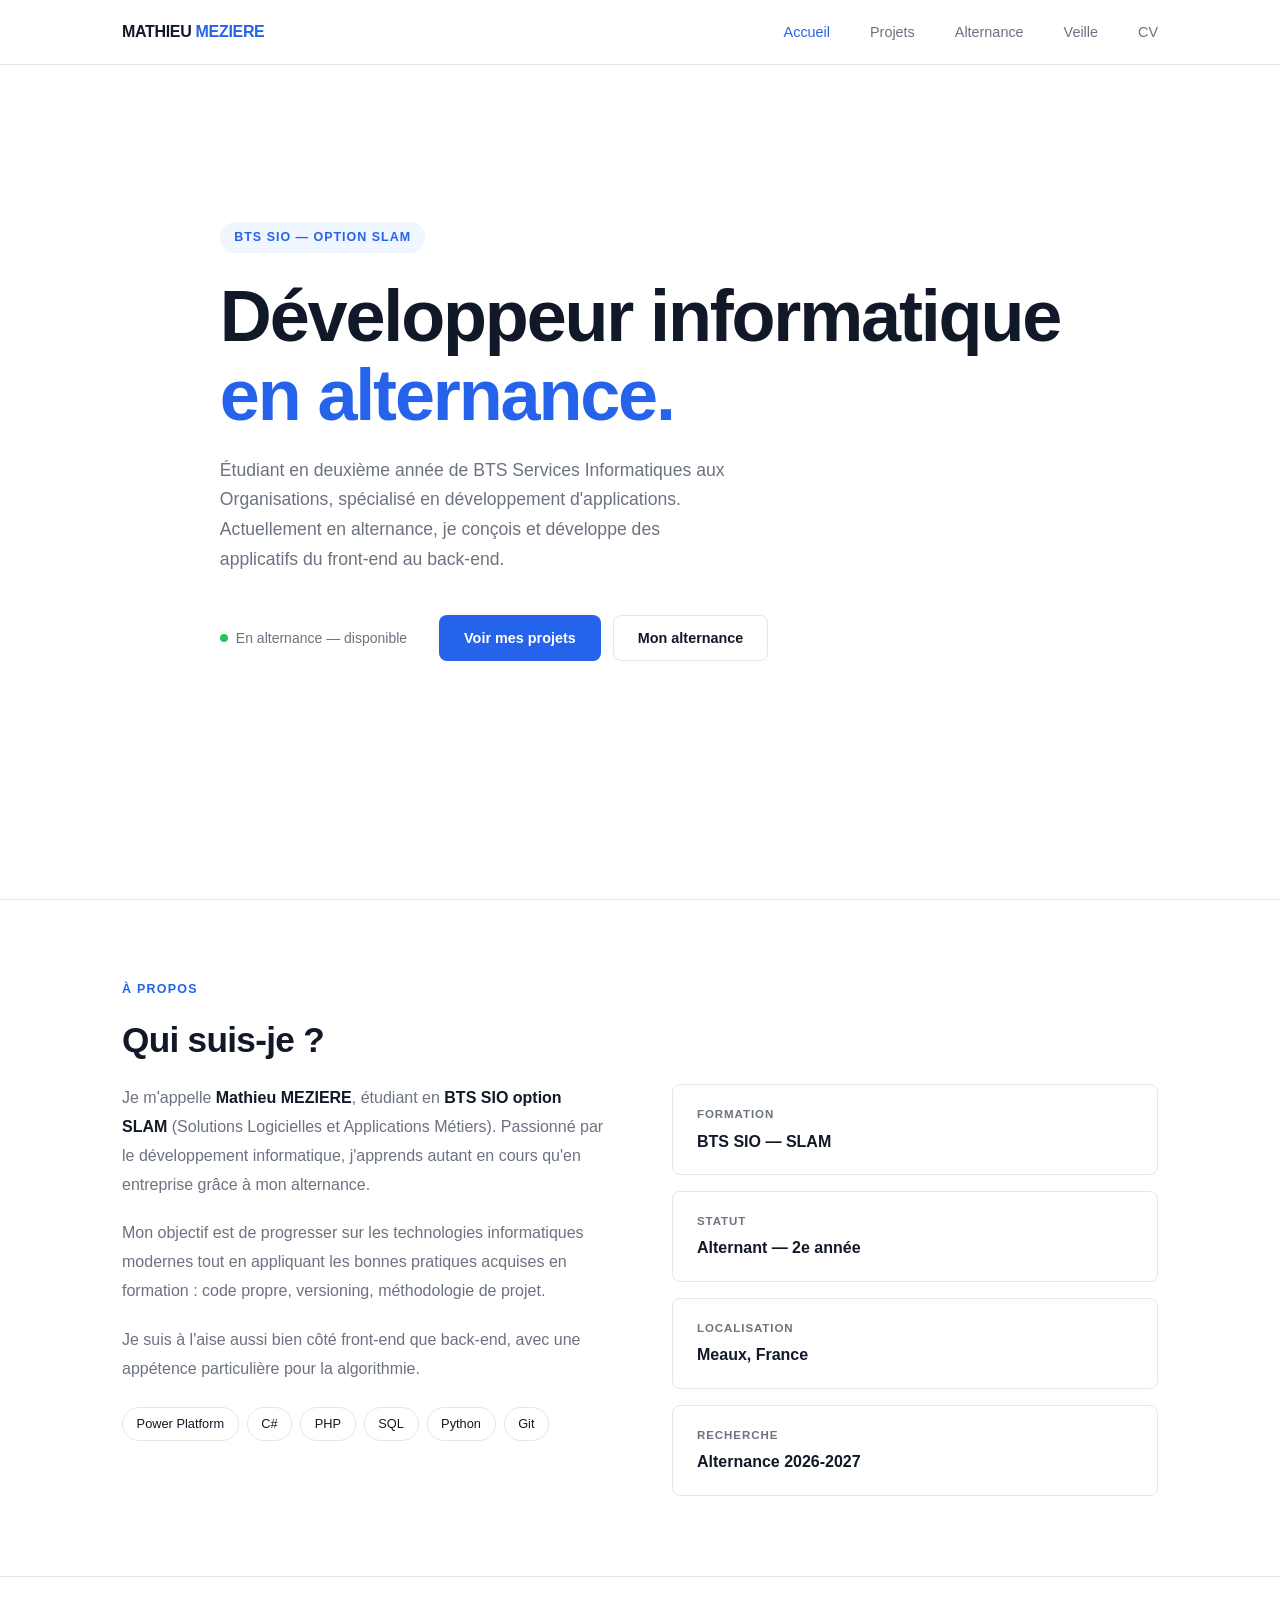
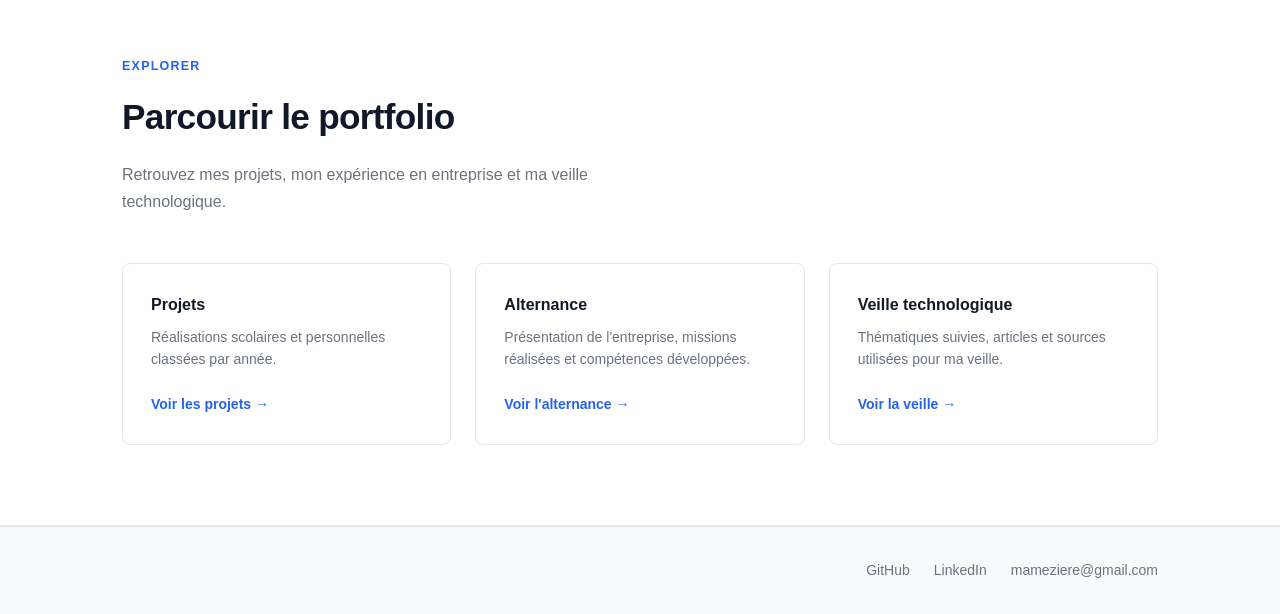
<file: index.html>
<!DOCTYPE html>
<html lang="fr">
<head>
    <meta charset="UTF-8">
    <meta name="viewport" content="width=device-width, initial-scale=1.0">
    <title>Mathieu MEZIERE — Portfolio</title>
    <link rel="stylesheet" href="css/style.css">
</head>
<body>

    
    <nav class="navbar">
        <div class="nav-inner">
            <a href="index.html"><span class="logo"> MATHIEU <span> MEZIERE </span></span></a>
            <ul class="nav-links">
                <li><a href="index.html" class="active">Accueil</a></li>
                <li><a href="projects.html">Projets</a></li>
                <li><a href="company.html">Alternance</a></li>
                <li><a href="veille.html">Veille</a></li>
                <li><a href="cv.html">CV</a></li>
            </ul>
            <div class="burger">
                <span></span><span></span><span></span>
            </div>
        </div>
    </nav>

    <!-- HERO -->
    <section class="hero">
        <div class="hero-inner">
            <span class="hero-tag">BTS SIO — Option SLAM</span>
            <h1>Développeur informatique<br><span>en alternance.</span></h1>
            <p class="hero-desc">
                Étudiant en deuxième année de BTS Services Informatiques aux Organisations,
                spécialisé en développement d'applications. Actuellement en alternance,
                je conçois et développe des applicatifs du front-end au back-end.
            </p>
            <div class="hero-meta">
                <span class="hero-badge">
                    <span class="dot-green"></span>
                    En alternance — disponible
                </span>
                <div class="hero-actions">
                    <div class="hero-links">
                        <a href="projects.html" class="btn btn-primary">Voir mes projets</a>
                        <a href="company.html" class="btn btn-outline">Mon alternance</a>
                    </div>
                    
                </div>
            </div>
        </div>
    </section>

    <!-- À PROPOS -->
    <section class="about">
        <div class="container">
            <p class="section-label">À propos</p>
            <h2 class="section-title">Qui suis-je ?</h2>
            <div class="about-grid">
                <div class="about-text">
                    <p>
                        Je m'appelle <strong>Mathieu MEZIERE</strong>, étudiant en <strong>BTS SIO option SLAM</strong>
                        (Solutions Logicielles et Applications Métiers). Passionné par le développement informatique,
                        j'apprends autant en cours qu'en entreprise grâce à mon alternance.
                    </p>
                    <p>
                        Mon objectif est de progresser sur les technologies informatiques modernes tout en appliquant
                        les bonnes pratiques acquises en formation : code propre, versioning, méthodologie de projet.
                    </p>
                    <p>
                        Je suis à l'aise aussi bien côté front-end que back-end, avec une appétence
                        particulière pour la algorithmie.
                    </p>
                    <div class="skills-list">
                        <span class="skill-pill">Power Platform</span>
                        <span class="skill-pill">C#</span>
                        <span class="skill-pill">PHP</span>
                        <span class="skill-pill">SQL</span>
                        <span class="skill-pill">Python</span>
                        <span class="skill-pill">Git</span>
                    </div>
                </div>
                <div class="about-cards">
                    <div class="info-card">
                        <p class="info-card-label">Formation</p>
                        <p class="info-card-value">BTS SIO — SLAM</p>
                    </div>
                    <div class="info-card">
                        <p class="info-card-label">Statut</p>
                        <p class="info-card-value">Alternant — 2e année</p>
                    </div>
                    <div class="info-card">
                        <p class="info-card-label">Localisation</p>
                        <p class="info-card-value">Meaux, France</p>
                    </div>
                    <div class="info-card">
                        <p class="info-card-label">Recherche</p>
                        <p class="info-card-value">Alternance 2026-2027</p>
                    </div>
                </div>
            </div>
        </div>
    </section>

    <!-- EXPLORER -->
    <section>
        <div class="container">
            <p class="section-label">Explorer</p>
            <h2 class="section-title">Parcourir le portfolio</h2>
            <p class="section-desc">Retrouvez mes projets, mon expérience en entreprise et ma veille technologique.</p>
            <div class="nav-cards-grid">
                <a href="projects.html" class="nav-card">
                    <h3>Projets</h3>
                    <p>Réalisations scolaires et personnelles classées par année.</p>
                    <span class="nav-card-arrow">Voir les projets &rarr;</span>
                </a>
                <a href="company.html" class="nav-card">
                    <h3>Alternance</h3>
                    <p>Présentation de l'entreprise, missions réalisées et compétences développées.</p>
                    <span class="nav-card-arrow">Voir l'alternance &rarr;</span>
                </a>
                <a href="veille.html" class="nav-card">
                    <h3>Veille technologique</h3>
                    <p>Thématiques suivies, articles et sources utilisées pour ma veille.</p>
                    <span class="nav-card-arrow">Voir la veille &rarr;</span>
                </a>
            </div>
        </div>
    </section>

    <!-- FOOTER -->
    <footer class="footer">
        <div class="footer-inner">
            <p>                           </p>
            <div class="footer-links">
                <a href="https://github.com/MathieuMeziere" target="_blank" rel="noopener noreferrer">GitHub</a>
                <a href="https://linkedin.com/in/meziere-mathieu" target="_blank" rel="noopener noreferrer">LinkedIn</a>
                <a href="mailto:mameziere@gmail.com">mameziere@gmail.com</a>
            </div>
</file>
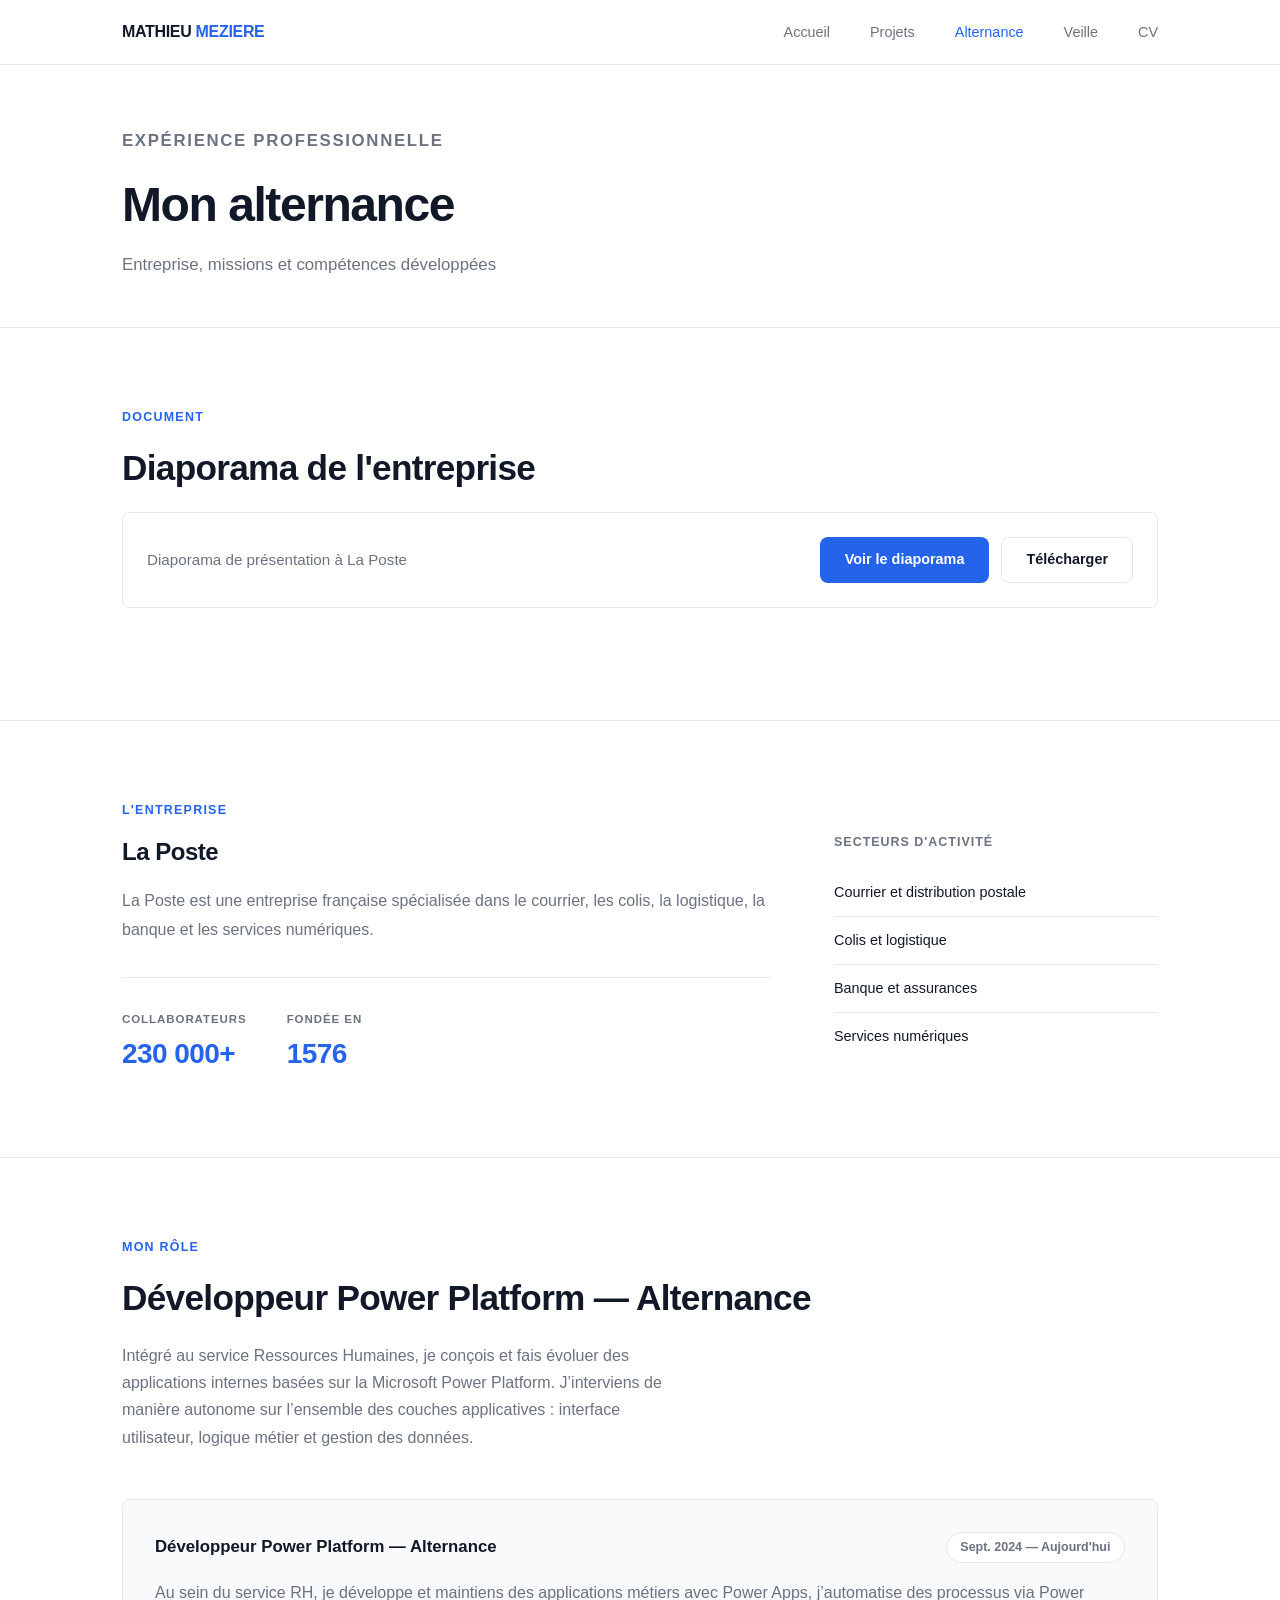
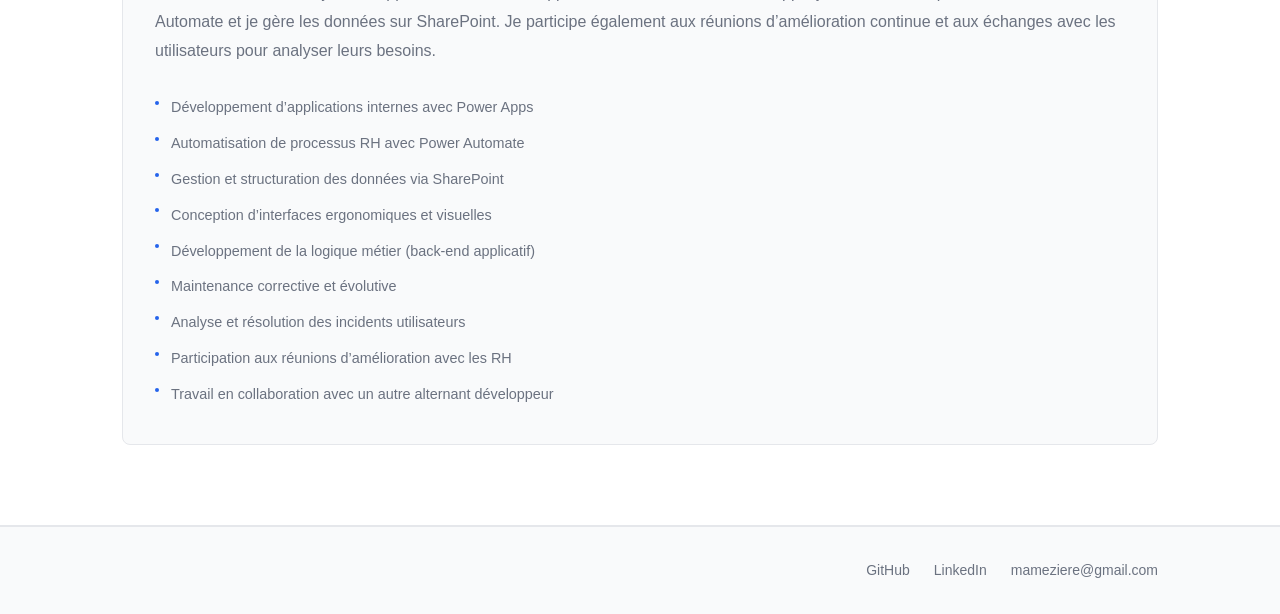
<file: company.html>
<!DOCTYPE html>
<html lang="fr">
<head>
    <meta charset="UTF-8">
    <meta name="viewport" content="width=device-width, initial-scale=1.0">
    <title>Alternance — Portfolio</title>
    <link rel="stylesheet" href="css/style.css">
</head>
<body>

    <!-- NAVBAR -->
    <nav class="navbar">
        <div class="nav-inner">
            <a href="index.html"><span class="logo"> MATHIEU <span> MEZIERE </span></span></a>
            <ul class="nav-links">
                <li><a href="index.html">Accueil</a></li>
                <li><a href="projects.html">Projets</a></li>
                <li><a href="company.html" class="active">Alternance</a></li>
                <li><a href="veille.html">Veille</a></li>
                <li><a href="cv.html">CV</a></li>
            </ul>
            <div class="burger">
                <span></span><span></span><span></span>
            </div>
        </div>
    </nav>

    <!-- HEADER -->
    <div class="page-header">
        <div class="container">
            <p class="section-label">Expérience professionnelle</p>
            <h1>Mon alternance</h1>
            <p>Entreprise, missions et compétences développées</p>
        </div>
    </div>

    <!-- DIAPORAMA -->
    <section class="section-white">
        <div class="container">
            <p class="section-label">Document</p>
            <h2 class="section-title">Diaporama de l'entreprise</h2>
            <div class="cv-download-bar">
                <p>Diaporama de présentation à La Poste</p>
                <div class="action-buttons">
                    <a href="assets\Entreprise.pdf" target="_blank" rel="noopener noreferrer" class="btn btn-primary">
                        Voir le diaporama
                    </a>
                    <a href="assets\Entreprise.pdf" download class="btn btn-secondary">
                        Télécharger
                    </a>
                </div>
            </div>
        </div>
    </section>

    <!-- L'ENTREPRISE -->
    <section class="section-white">
        <div class="container">
            <p class="section-label">L'entreprise</p>
            <div class="company-grid">
                <div>
    <h2>La Poste</h2>
    <p>
        La Poste est une entreprise française spécialisée dans le courrier, les colis, la logistique, la banque et les services numériques.
    </p>
    <dl class="company-stats">
        <div class="stat">
            <dt>Collaborateurs</dt>
            <dd>230 000+</dd>
        </div>
        <div class="stat">
            <dt>Fondée en</dt>
            <dd>1576</dd>
        </div>
    </dl>
</div>
                <div class="company-aside">
                    <h3>Secteurs d'activité</h3>
                    <ul class="sector-list">
                        <li>Courrier et distribution postale</li>
                        <li>Colis et logistique</li>
                        <li>Banque et assurances</li>
                        <li>Services numériques</li>
                    </ul>
                </div>
            </div>
        </div>
    </section>

    <!-- MON RÔLE -->
    <section class="section-white">
        <div class="container">
            <p class="section-label">Mon rôle</p>
            <h2 class="section-title">Développeur Power Platform — Alternance</h2>
            <p class="section-desc">Intégré au service Ressources Humaines, je conçois et fais évoluer des applications internes basées sur la Microsoft Power Platform. J’interviens de manière autonome sur l’ensemble des couches applicatives : interface utilisateur, logique métier et gestion des données.</p>
            <div class="role-block">
                <div class="role-header">
                    <h3>Développeur Power Platform — Alternance</h3>
                    <span class="role-date">Sept. 2024 — Aujourd'hui</span>
                </div>
                <p>
                    Au sein du service RH, je développe et maintiens des applications métiers avec Power Apps, j’automatise des processus via Power Automate et je gère les données sur SharePoint. Je participe également aux réunions d’amélioration continue et aux échanges avec les utilisateurs pour analyser leurs besoins.
                </p>
                <ul class="role-list">
                    <li>Développement d’applications internes avec Power Apps</li>
                    <li>Automatisation de processus RH avec Power Automate</li>
                    <li>Gestion et structuration des données via SharePoint</li>
                    <li>Conception d’interfaces ergonomiques et visuelles</li>
                    <li>Développement de la logique métier (back-end applicatif)</li>
                    <li>Maintenance corrective et évolutive</li>
                    <li>Analyse et résolution des incidents utilisateurs</li>
                    <li>Participation aux réunions d’amélioration avec les RH</li>
                    <li>Travail en collaboration avec un autre alternant développeur</li>
                </ul>
            </div>
        </div>
    </section>

    <!-- MISSIONS -->
    <!-- <section>
        <div class="container">
            <p class="section-label">Missions</p>
            <h2 class="section-title">Ce que j'ai réalisé</h2>
            <p class="section-desc">Principales missions effectuées depuis le début de l'alternance.</p>
            <div class="missions-list">

                <div class="mission-card">
                    <time>Septembre 2024 – Août 2026</time>
                    <h3>Développement et support applicatif</h3>
                    <p>
                        Participation à l’amélioration continue des applications internes. Intervention sur la correction de bugs,
                        l’implémentation de nouvelles fonctionnalités et l’accompagnement des utilisateurs, notamment les équipes RH.
                    </p>
                    <ul>
                        <li>Correction de bugs et maintenance des applications existantes</li>
                        <li>Implémentation de nouvelles fonctionnalités selon les besoins métiers</li>
                        <li>Support aux utilisateurs (principalement RH)</li>
                        <li>Analyse et résolution de problèmes techniques</li>
                        <li>Participation à des réunions pour définir les évolutions des outils</li>
                    </ul>
                    <div class="tech-list">
                        <span class="tech-pill">Power Apps</span>
                        <span class="tech-pill">Power Automate</span>
                        <span class="tech-pill">SharePoint</span>
                    </div>
                </div>

                <div class="mission-card">
                    <time>Décembre 2024 – Janvier 2025</time>
                    <h3>Développement d'un module CRM</h3>
                    <p>
                        Contribution au développement d'un module de gestion de la relation client.
                        Travail en méthode Scrum avec sprints de deux semaines.
                    </p>
                    <ul>
                        <li>Développement du module de gestion des contacts</li>
                        <li>Intégration d'un calendrier interactif</li>
                        <li>Mise en place d'un système de notifications</li>
                    </ul>
                    <div class="tech-list">
                        <span class="tech-pill">PHP</span>
                        <span class="tech-pill">Symfony</span>
                        <span class="tech-pill">MySQL</span>
                        <span class="tech-pill">JavaScript</span>
                    </div>
                </div>

                <div class="mission-card">
                    <time>Janvier – Février 2025</time>
                    <h3>API REST pour application mobile</h3>
                    <p>
                        Conception et développement d'une API RESTful sécurisée pour alimenter
                        une application mobile cliente. Documentation complète des endpoints.
                    </p>
                    <ul>
                        <li>Architecture et développement de 20 endpoints REST</li>
                        <li>Authentification JWT avec refresh tokens</li>
                        <li>Documentation avec Swagger</li>
                        <li>Tests unitaires et d'intégration</li>
                    </ul>
                    <div class="tech-list">
                        <span class="tech-pill">Node.js</span>
                        <span class="tech-pill">Express</span>
                        <span class="tech-pill">MongoDB</span>
                        <span class="tech-pill">Docker</span>
                    </div>
                </div>

            </div>
        </div>
    </section> -->

    <!-- COMPÉTENCES -->
    <!-- <section style="background: var(--bg-soft); border-top: 1px solid var(--border);">
        <div class="container">
            <p class="section-label">Compétences</p>
            <h2 class="section-title">Ce que j'ai développé</h2>
            <p class="section-desc">Compétences techniques et méthodologiques acquises ou renforcées durant l'alternance.</p>
            <div class="skills-grid">

                <div class="skill-block">
                    <h3>Développement</h3>
                    <div class="skill-item">
                        <div class="skill-row"><span>Front-end</span><span>85%</span></div>
                        <div class="bar-bg"><div class="bar-fill" style="width:85%"></div></div>
                    </div>
                    <div class="skill-item">
                        <div class="skill-row"><span>Back-end</span><span>70%</span></div>
                        <div class="bar-bg"><div class="bar-fill" style="width:70%"></div></div>
                    </div>
                    <div class="skill-item">
                        <div class="skill-row"><span>Base de données</span><span>65%</span></div>
                        <div class="bar-bg"><div class="bar-fill" style="width:65%"></div></div>
                    </div>
                    <div class="skill-item">
                        <div class="skill-row"><span>API REST</span><span>75%</span></div>
                        <div class="bar-bg"><div class="bar-fill" style="width:75%"></div></div>
                    </div>
                </div>

                <div class="skill-block">
                    <h3>Outils & Méthodes</h3>
                    <div class="skill-item">
                        <div class="skill-row"><span>Git / GitHub</span><span>80%</span></div>
                        <div class="bar-bg"><div class="bar-fill" style="width:80%"></div></div>
                    </div>
                    <div class="skill-item">
                        <div class="skill-row"><span>Méthode Agile / Scrum</span><span>75%</span></div>
                        <div class="bar-bg"><div class="bar-fill" style="width:75%"></div></div>
                    </div>
                    <div class="skill-item">
                        <div class="skill-row"><span>Docker</span><span>60%</span></div>
                        <div class="bar-bg"><div class="bar-fill" style="width:60%"></div></div>
                    </div>
                    <div class="skill-item">
                        <div class="skill-row"><span>Tests unitaires</span><span>65%</span></div>
                        <div class="bar-bg"><div class="bar-fill" style="width:65%"></div></div>
                    </div>
                </div>

                <div class="skill-block">
                    <h3>Compétences transversales</h3>
                    <div class="skills-list">
                        <span class="skill-pill">Travail en équipe</span>
                        <span class="skill-pill">Communication</span>
                        <span class="skill-pill">Autonomie</span>
                        <span class="skill-pill">Rigueur</span>
                        <span class="skill-pill">Gestion du temps</span>
                        <span class="skill-pill">Adaptabilité</span>
                        <span class="skill-pill">Curiosité</span>
                        <span class="skill-pill">Esprit d'analyse</span>
                    </div>
                </div>

            </div>
        </div>
    </section> -->

    <!-- FOOTER -->
    <footer class="footer">
        <div class="footer-inner">
            <p>                           </p>
            <div class="footer-links">
                <a href="https://github.com/MathieuMeziere" target="_blank" rel="noopener noreferrer">GitHub</a>
                <a href="https://linkedin.com/in/meziere-mathieu" target="_blank" rel="noopener noreferrer">LinkedIn</a>
                <a href="mailto:mameziere@gmail.com">mameziere@gmail.com</a>
            </div>
        </div>
    </footer>

    <script src="js/script.js"></script>
</body>
</html>
</file>
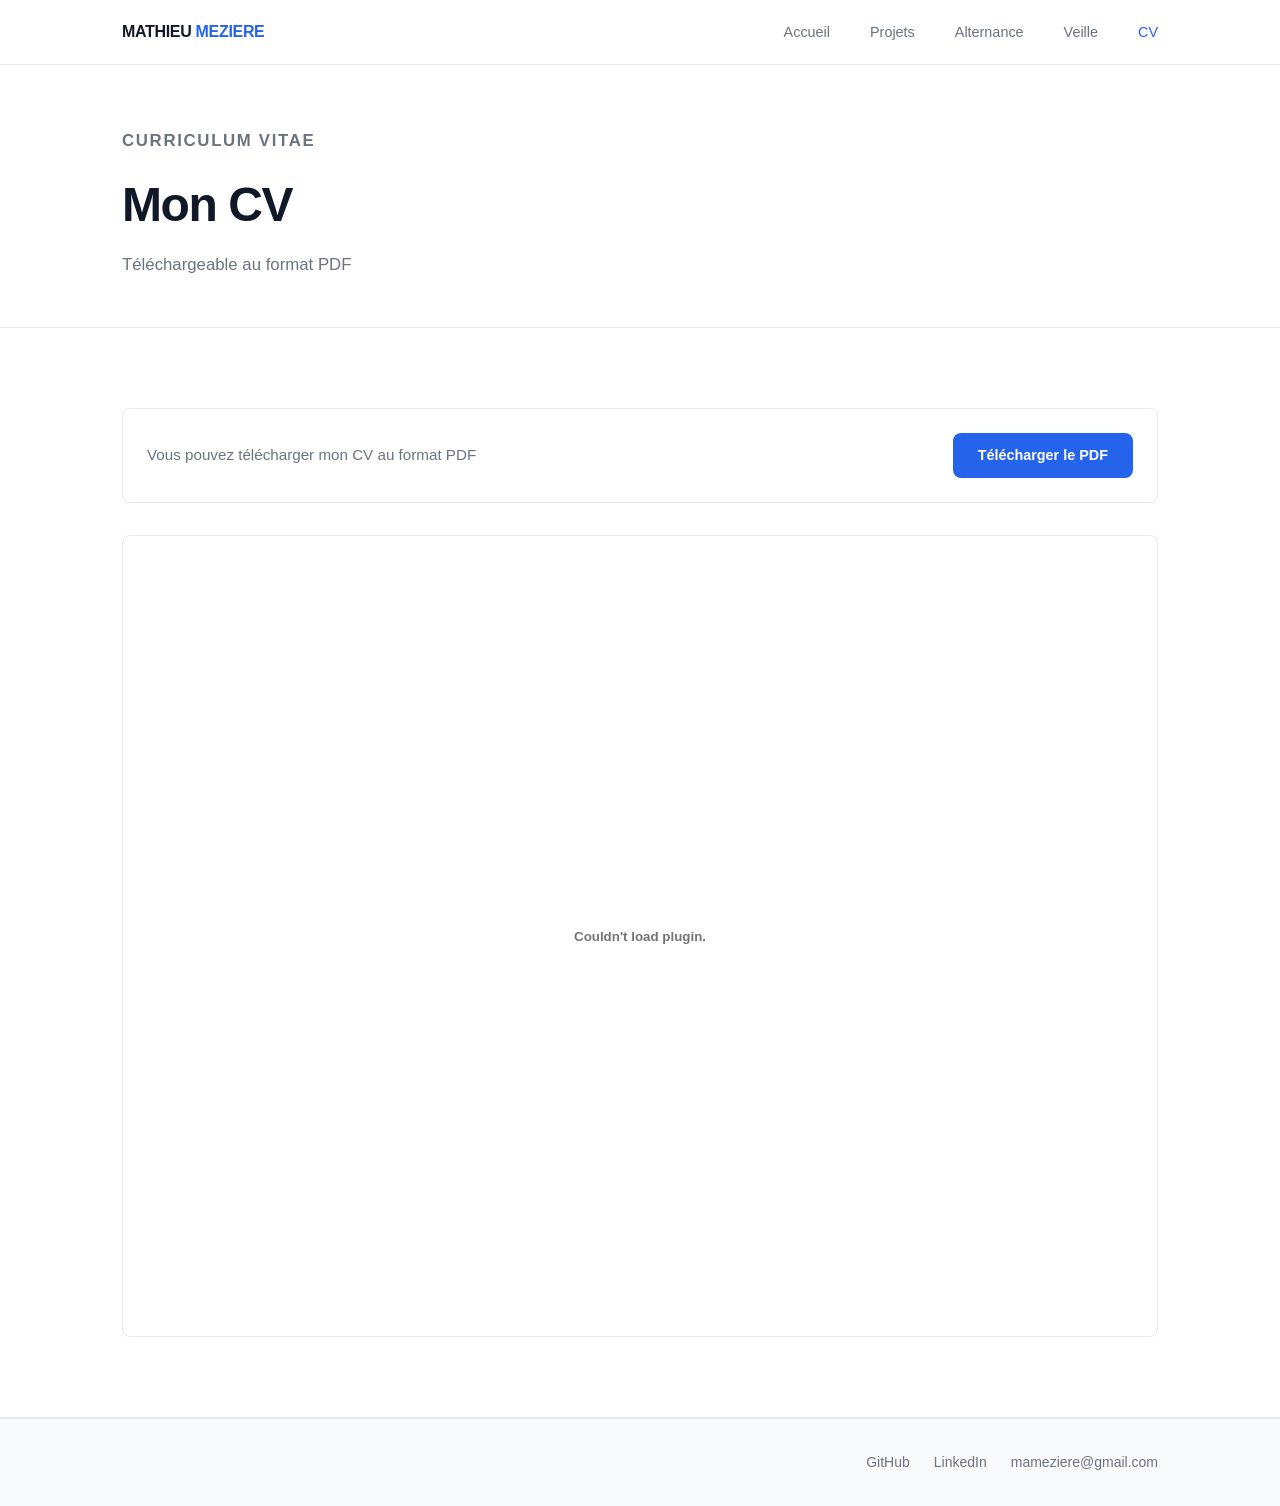
<file: cv.html>
<!DOCTYPE html>
<html lang="fr">
<head>
    <meta charset="UTF-8">
    <meta name="viewport" content="width=device-width, initial-scale=1.0">
    <title>CV — Mathieu MEZIERE</title>
    <link rel="stylesheet" href="css/style.css">
</head>
<body>

    <!-- NAVBAR -->
    <nav class="navbar">
        <div class="nav-inner">
            <a href="index.html"><span class="logo">MATHIEU <span>MEZIERE</span></span></a>
            <ul class="nav-links">
                <li><a href="index.html">Accueil</a></li>
                <li><a href="projects.html">Projets</a></li>
                <li><a href="company.html">Alternance</a></li>
                <li><a href="veille.html">Veille</a></li>
                <li><a href="cv.html" class="active">CV</a></li>
            </ul>
            <div class="burger">
                <span></span><span></span><span></span>
            </div>
        </div>
    </nav>

    <!-- HEADER PAGE -->
    <div class="page-header">
        <div class="container">
            <p class="section-label">Curriculum Vitae</p>
            <h1>Mon CV</h1>
            <p>Téléchargeable au format PDF</p>
        </div>
    </div>

    <!-- VISUALISEUR PDF -->
    <section class="cv-viewer-section">
        <div class="container">
            <!-- Bouton téléchargement -->
            <div class="cv-download-bar">
                <p>Vous pouvez télécharger mon CV au format PDF</p>
                <a href="assets/CV_Mathieu_MEZIERE.pdf" download="CV_Mathieu_MEZIERE.pdf" class="btn btn-primary">
                    Télécharger le PDF
                </a>
            </div>

            <!-- Visualiseur PDF intégré -->
            <div class="pdf-viewer">
                <embed 
                    src="assets/CV_Mathieu_MEZIERE.pdf" 
                    type="application/pdf" 
                    width="100%" 
                    height="800px"
                />
                <p class="pdf-fallback">
                    Votre navigateur ne peut pas afficher le PDF. 
                    <a href="assets/CV_Mathieu_MEZIERE.pdf" download>Cliquez ici pour le télécharger</a>.
                </p>
            </div>
        </div>
    </section>

    <!-- FOOTER -->
    <footer class="footer">
        <div class="footer-inner">
            <p>                           </p>
            <div class="footer-links">
                <a href="https://github.com/MathieuMeziere" target="_blank" rel="noopener noreferrer">GitHub</a>
                <a href="https://linkedin.com/in/meziere-mathieu" target="_blank" rel="noopener noreferrer">LinkedIn</a>
                <a href="mailto:mameziere@gmail.com">mameziere@gmail.com</a>
            </div>
        </div>
    </footer>

    <script src="js/script.js"></script>
</body>
</html>
</file>
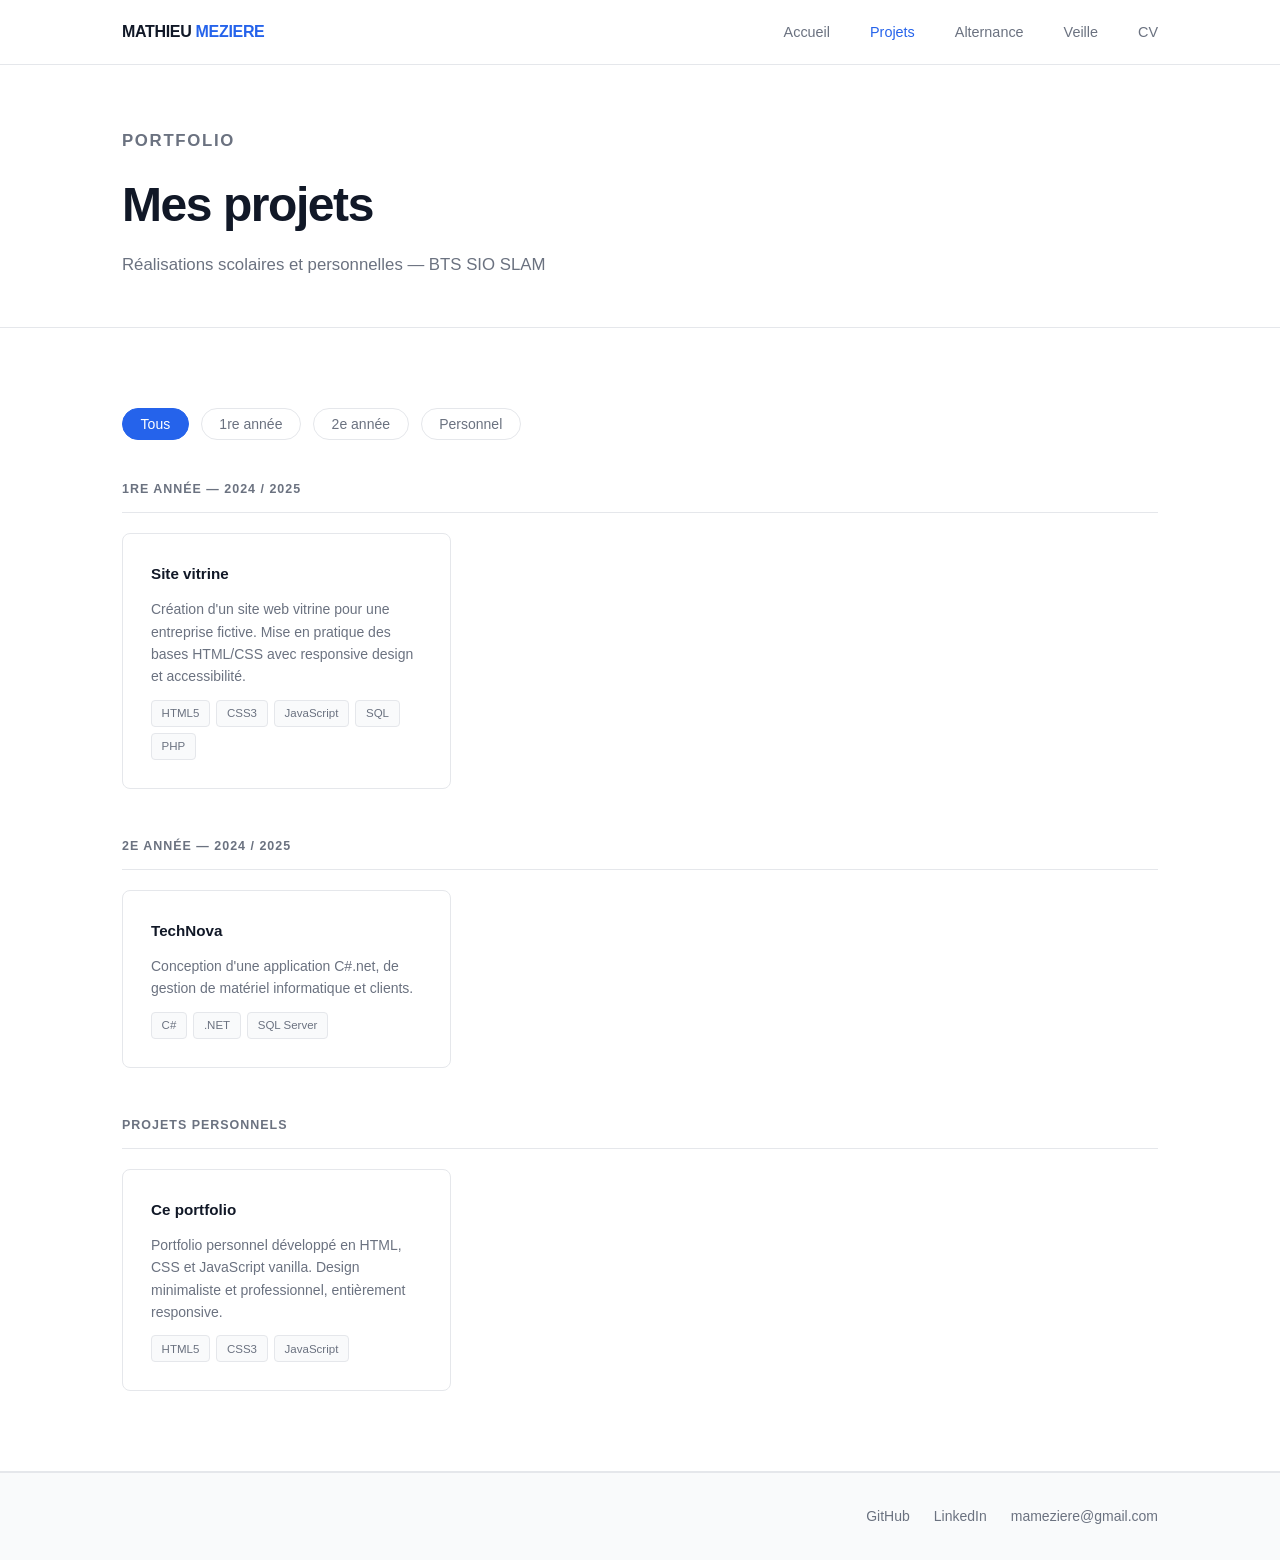
<file: projects.html>
<!DOCTYPE html>
<html lang="fr">
<head>
    <meta charset="UTF-8">
    <meta name="viewport" content="width=device-width, initial-scale=1.0">
    <title>Projets — Portfolio</title>
    <link rel="stylesheet" href="css/style.css">
</head>
<body>

    <!-- NAVBAR -->
    <nav class="navbar">
        <div class="nav-inner">
            <a href="index.html"><span class="logo"> MATHIEU <span> MEZIERE </span></span></a>
            <ul class="nav-links">
                <li><a href="index.html">Accueil</a></li>
                <li><a href="projects.html" class="active">Projets</a></li>
                <li><a href="company.html">Alternance</a></li>
                <li><a href="veille.html">Veille</a></li>
                <li><a href="cv.html">CV</a></li>
            </ul>
            <div class="burger">
                <span></span><span></span><span></span>
            </div>
        </div>
    </nav>

    <!-- HEADER -->
    <div class="page-header">
        <div class="container">
            <p class="section-label">Portfolio</p>
            <h1>Mes projets</h1>
            <p>Réalisations scolaires et personnelles — BTS SIO SLAM</p>
        </div>
    </div>

    <!-- PROJETS -->
    <section>
        <div class="container">

            <!-- Filtres -->
            <div class="filters">
                <button class="filter-btn active" data-filter="all">Tous</button>
                <button class="filter-btn" data-filter="year1">1re année</button>
                <button class="filter-btn" data-filter="year2">2e année</button>
                <button class="filter-btn" data-filter="personal">Personnel</button>
            </div>

            <!-- 1re année -->
            <div class="year-block">
                <p class="year-label">1re année — 2024 / 2025</p>
                <div class="projects-grid">

                    <div class="project-card" data-category="year1">
                        <div class="project-top">
                            <h3>Site vitrine</h3>
                            <!-- <a href="#" class="github-link" title="GitHub">
                                <svg width="18" height="18" viewBox="0 0 24 24" fill="none" stroke="currentColor" stroke-width="2" stroke-linecap="round" stroke-linejoin="round">
                                    <path d="M9 19c-5 1.5-5-2.5-7-3m14 6v-3.87a3.37 3.37 0 0 0-.94-2.61c3.14-.35 6.44-1.54 6.44-7A5.44 5.44 0 0 0 20 4.77 5.07 5.07 0 0 0 19.91 1S18.73.65 16 2.48a13.38 13.38 0 0 0-7 0C6.27.65 5.09 1 5.09 1A5.07 5.07 0 0 0 5 4.77a5.44 5.44 0 0 0-1.5 3.78c0 5.42 3.3 6.61 6.44 7A3.37 3.37 0 0 0 9 18.13V22"/>
                                </svg>
                            </a> -->
                        </div>
                        <p>Création d'un site web vitrine pour une entreprise fictive. Mise en pratique des bases HTML/CSS avec responsive design et accessibilité.</p>
                        <div class="tech-list">
                            <span class="tech-pill">HTML5</span>
                            <span class="tech-pill">CSS3</span>
                            <span class="tech-pill">JavaScript</span>
                            <span class="tech-pill">SQL</span>
                            <span class="tech-pill">PHP</span>
                        </div>
                    </div>

                    <!-- <div class="project-card" data-category="year1">
                        <div class="project-top">
                            <h3>Application de gestion de stock</h3>
                            <a href="#" class="github-link" title="GitHub">
                                <svg width="18" height="18" viewBox="0 0 24 24" fill="none" stroke="currentColor" stroke-width="2" stroke-linecap="round" stroke-linejoin="round">
                                    <path d="M9 19c-5 1.5-5-2.5-7-3m14 6v-3.87a3.37 3.37 0 0 0-.94-2.61c3.14-.35 6.44-1.54 6.44-7A5.44 5.44 0 0 0 20 4.77 5.07 5.07 0 0 0 19.91 1S18.73.65 16 2.48a13.38 13.38 0 0 0-7 0C6.27.65 5.09 1 5.09 1A5.07 5.07 0 0 0 5 4.77a5.44 5.44 0 0 0-1.5 3.78c0 5.42 3.3 6.61 6.44 7A3.37 3.37 0 0 0 9 18.13V22"/>
                                </svg>
                            </a>
                        </div>
                        <p>Application web CRUD complète avec gestion des articles, des fournisseurs et un système d'authentification basique.</p>
                        <div class="tech-list">
                            <span class="tech-pill">PHP</span>
                            <span class="tech-pill">MySQL</span>
                            <span class="tech-pill">CSS</span>
                        </div>
                    </div>

                    <div class="project-card" data-category="year1">
                        <div class="project-top">
                            <h3>Script d'automatisation Python</h3>
                            <a href="#" class="github-link" title="GitHub">
                                <svg width="18" height="18" viewBox="0 0 24 24" fill="none" stroke="currentColor" stroke-width="2" stroke-linecap="round" stroke-linejoin="round">
                                    <path d="M9 19c-5 1.5-5-2.5-7-3m14 6v-3.87a3.37 3.37 0 0 0-.94-2.61c3.14-.35 6.44-1.54 6.44-7A5.44 5.44 0 0 0 20 4.77 5.07 5.07 0 0 0 19.91 1S18.73.65 16 2.48a13.38 13.38 0 0 0-7 0C6.27.65 5.09 1 5.09 1A5.07 5.07 0 0 0 5 4.77a5.44 5.44 0 0 0-1.5 3.78c0 5.42 3.3 6.61 6.44 7A3.37 3.37 0 0 0 9 18.13V22"/>
                                </svg>
                            </a>
                        </div>
                        <p>Script de traitement automatique de fichiers CSV : nettoyage de données, calcul de statistiques et génération de rapports.</p>
                        <div class="tech-list">
                            <span class="tech-pill">Python</span>
                            <span class="tech-pill">CSV</span>
                        </div>
                    </div> -->

                </div>
            </div>

            <!-- 2e année -->
            <div class="year-block">
                <p class="year-label">2e année — 2024 / 2025</p>
                <div class="projects-grid">

                    <div class="project-card" data-category="year2">
                        <div class="project-top">
                            <h3>TechNova</h3>
                            <!-- <a href="#" class="github-link" title="GitHub">
                                <svg width="18" height="18" viewBox="0 0 24 24" fill="none" stroke="currentColor" stroke-width="2" stroke-linecap="round" stroke-linejoin="round">
                                    <path d="M9 19c-5 1.5-5-2.5-7-3m14 6v-3.87a3.37 3.37 0 0 0-.94-2.61c3.14-.35 6.44-1.54 6.44-7A5.44 5.44 0 0 0 20 4.77 5.07 5.07 0 0 0 19.91 1S18.73.65 16 2.48a13.38 13.38 0 0 0-7 0C6.27.65 5.09 1 5.09 1A5.07 5.07 0 0 0 5 4.77a5.44 5.44 0 0 0-1.5 3.78c0 5.42 3.3 6.61 6.44 7A3.37 3.37 0 0 0 9 18.13V22"/>
                                </svg> -->
                            </a>
                        </div>
                        <p>Conception d'une application C#.net, de gestion de matériel informatique et clients.</p>
                        <div class="tech-list">
                            <span class="tech-pill">C#</span>
                            <span class="tech-pill">.NET</span>
                            <span class="tech-pill">SQL Server</span>
                            
                        </div>
                    </div>

                    

                </div>
            </div>

            <!-- Personnel -->
            <div class="year-block">
                <p class="year-label">Projets personnels</p>
                <div class="projects-grid">

                    <div class="project-card" data-category="personal">
                        <div class="project-top">
                            <h3>Ce portfolio</h3>
                            <!-- <a href="#" class="github-link" title="GitHub">
                                <svg width="18" height="18" viewBox="0 0 24 24" fill="none" stroke="currentColor" stroke-width="2" stroke-linecap="round" stroke-linejoin="round">
                                    <path d="M9 19c-5 1.5-5-2.5-7-3m14 6v-3.87a3.37 3.37 0 0 0-.94-2.61c3.14-.35 6.44-1.54 6.44-7A5.44 5.44 0 0 0 20 4.77 5.07 5.07 0 0 0 19.91 1S18.73.65 16 2.48a13.38 13.38 0 0 0-7 0C6.27.65 5.09 1 5.09 1A5.07 5.07 0 0 0 5 4.77a5.44 5.44 0 0 0-1.5 3.78c0 5.42 3.3 6.61 6.44 7A3.37 3.37 0 0 0 9 18.13V22"/>
                                </svg>
                            </a> -->
                        </div>
                        <p>Portfolio personnel développé en HTML, CSS et JavaScript vanilla. Design minimaliste et professionnel, entièrement responsive.</p>
                        <div class="tech-list">
                            <span class="tech-pill">HTML5</span>
                            <span class="tech-pill">CSS3</span>
                            <span class="tech-pill">JavaScript</span>
                        </div>
                    </div>

                    <!-- <div class="project-card" data-category="personal">
                        <div class="project-top">
                            <h3>Bot Discord</h3>
                            <a href="#" class="github-link" title="GitHub">
                                <svg width="18" height="18" viewBox="0 0 24 24" fill="none" stroke="currentColor" stroke-width="2" stroke-linecap="round" stroke-linejoin="round">
                                    <path d="M9 19c-5 1.5-5-2.5-7-3m14 6v-3.87a3.37 3.37 0 0 0-.94-2.61c3.14-.35 6.44-1.54 6.44-7A5.44 5.44 0 0 0 20 4.77 5.07 5.07 0 0 0 19.91 1S18.73.65 16 2.48a13.38 13.38 0 0 0-7 0C6.27.65 5.09 1 5.09 1A5.07 5.07 0 0 0 5 4.77a5.44 5.44 0 0 0-1.5 3.78c0 5.42 3.3 6.61 6.44 7A3.37 3.37 0 0 0 9 18.13V22"/>
                                </svg>
                            </a>
                        </div>
                        <p>Bot Discord multifonction avec système de modération, niveaux et commandes personnalisées. Utilisé sur plusieurs serveurs.</p>
                        <div class="tech-list">
                            <span class="tech-pill">Python</span>
                            <span class="tech-pill">Discord.py</span>
                            <span class="tech-pill">SQLite</span>
                        </div>
                    </div> -->

                </div>
            </div>

        </div>
    </section>

    <!-- FOOTER -->
    <footer class="footer">
        <div class="footer-inner">
            <p>                           </p>
            <div class="footer-links">
                <a href="https://github.com/MathieuMeziere" target="_blank" rel="noopener noreferrer">GitHub</a>
                <a href="https://linkedin.com/in/meziere-mathieu" target="_blank" rel="noopener noreferrer">LinkedIn</a>
                <a href="mailto:mameziere@gmail.com">mameziere@gmail.com</a>
            </div>
        </div>
    </footer>

    <script src="js/script.js"></script>
</body>
</html>
</file>
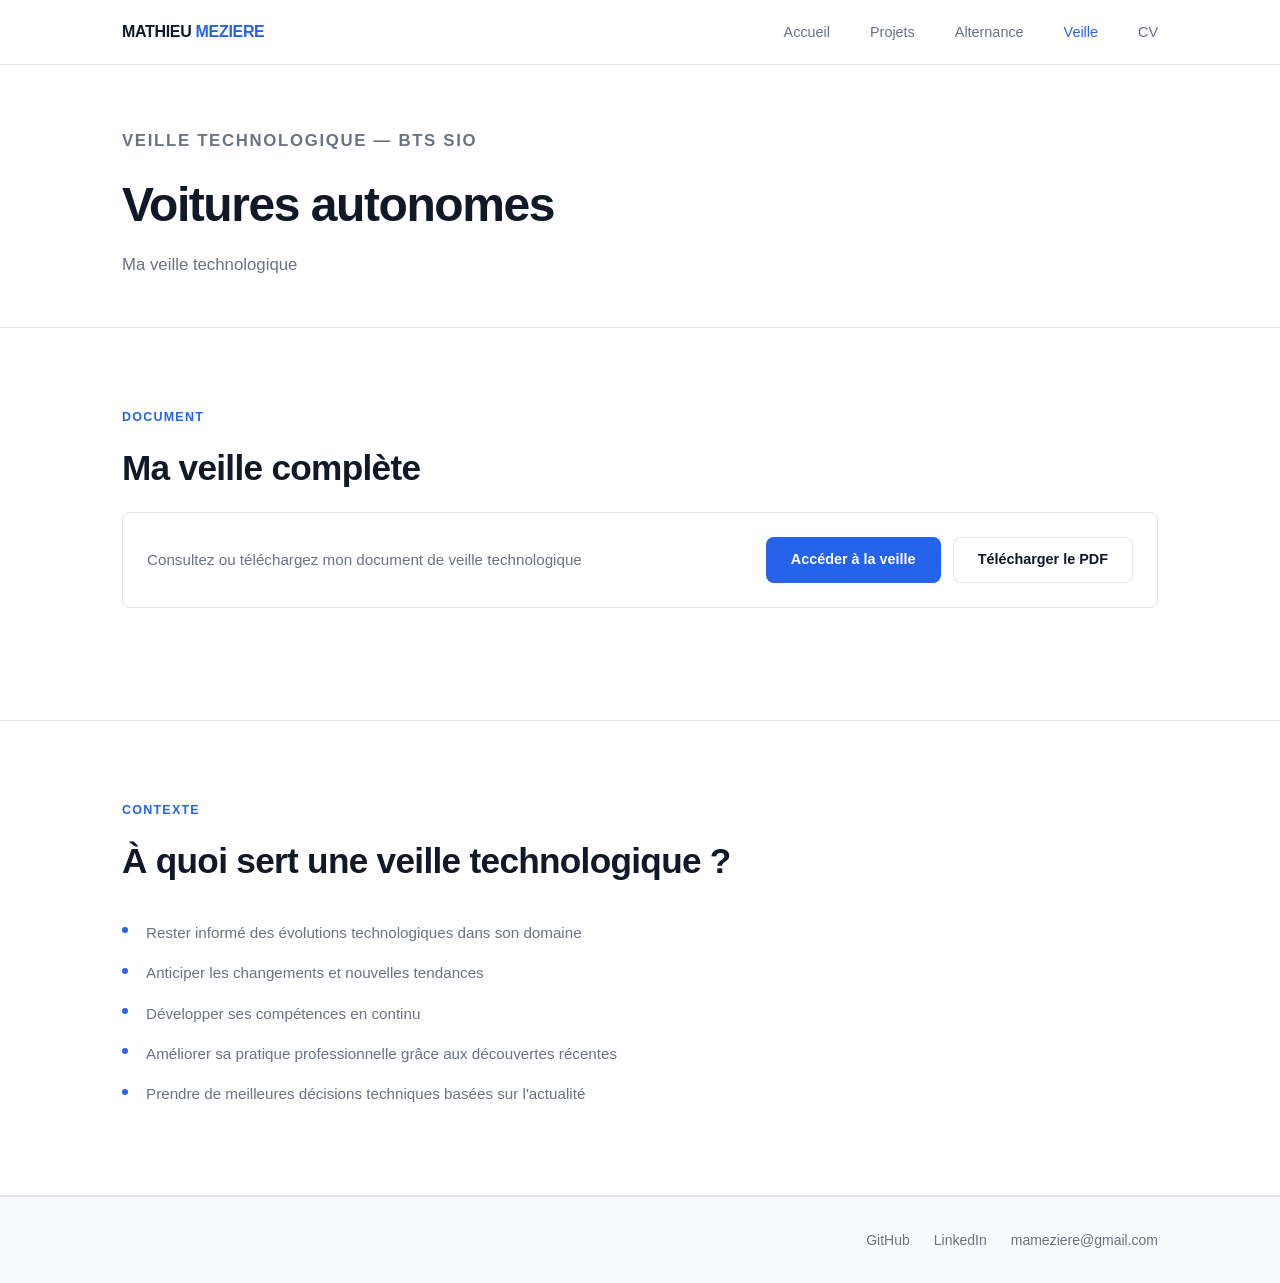
<file: veille.html>
<!DOCTYPE html>
<html lang="fr">
<head>
    <meta charset="UTF-8">
    <meta name="viewport" content="width=device-width, initial-scale=1.0">
    <title>Veille technologique — Mathieu MEZIERE</title>
    <link rel="stylesheet" href="css/style.css">
</head>
<body>

    <!-- NAVBAR -->
    <nav class="navbar">
        <div class="nav-inner">
            <a href="index.html"><span class="logo">MATHIEU <span>MEZIERE</span></span></a>
            <ul class="nav-links">
                <li><a href="index.html">Accueil</a></li>
                <li><a href="projects.html">Projets</a></li>
                <li><a href="company.html">Alternance</a></li>
                <li><a href="veille.html" class="active">Veille</a></li>
                <li><a href="cv.html">CV</a></li>
            </ul>
            <div class="burger">
                <span></span><span></span><span></span>
            </div>
        </div>
    </nav>

    <!-- HEADER -->
    <div class="page-header">
        <div class="container">
            <p class="section-label">Veille technologique — BTS SIO</p>
            <h1>Voitures autonomes</h1>
            <p>Ma veille technologique</p>
        </div>
    </div>

    <!-- DOCUMENT DE VEILLE -->
    <section class="section-white">
        <div class="container">
            <p class="section-label">Document</p>
            <h2 class="section-title">Ma veille complète</h2>

            <!-- Boutons d'action -->
            <div class="cv-download-bar">
                <p>Consultez ou téléchargez mon document de veille technologique</p>
                <div class="action-buttons">
                    <a href="assets\VeilleTechno.pdf" target="_blank" rel="noopener noreferrer" class="btn btn-primary">
                        Accéder à la veille
                    </a>
                    <a href="assets\VeilleTechno.pdf" download="Veille_Voitures_Autonomes_Mathieu_MEZIERE.pdf" class="btn btn-secondary">
                        Télécharger le PDF
                    </a>
                </div>
            </div>
        </div>
    </section>

    <!-- À QUOI SERT UNE VEILLE -->
    <section class="section-white">
        <div class="container">
            <p class="section-label">Contexte</p>
            <h2 class="section-title">À quoi sert une veille technologique ?</h2>
            <ul class="veille-intro-list">
                <li>Rester informé des évolutions technologiques dans son domaine</li>
                <li>Anticiper les changements et nouvelles tendances</li>
                <li>Développer ses compétences en continu</li>
                <li>Améliorer sa pratique professionnelle grâce aux découvertes récentes</li>
                <li>Prendre de meilleures décisions techniques basées sur l'actualité</li>
            </ul>
        </div>
    </section>

    <!-- FOOTER -->
    <footer class="footer">
        <div class="footer-inner">
            <p>                           </p>
            <div class="footer-links">
                <a href="https://github.com/MathieuMeziere" target="_blank" rel="noopener noreferrer">GitHub</a>
                <a href="https://linkedin.com/in/meziere-mathieu" target="_blank" rel="noopener noreferrer">LinkedIn</a>
                <a href="mailto:mameziere@gmail.com">mameziere@gmail.com</a>
            </div>
        </div>
    </footer>

    <script src="js/script.js"></script>
</body>
</html>
</file>
<file: css/style.css>
/* ================================
   VARIABLES
   ================================ */
:root {
    --primary:   #2563eb;
    --text:      #111827;
    --text-muted:#6b7280;
    --bg:        #ffffff;
    --bg-soft:   #f9fafb;
    --border:    #e5e7eb;
    --radius:    8px;
}

/* ================================
   RESET
   ================================ */
*, *::before, *::after { margin: 0; padding: 0; box-sizing: border-box; }
html  { scroll-behavior: smooth; }
body  { font-family: -apple-system, BlinkMacSystemFont, 'Segoe UI', sans-serif;
        background: var(--bg); color: var(--text); line-height: 1.6; }
a     { text-decoration: none; color: inherit; }
ul    { list-style: none; }
img   { max-width: 100%; display: block; }

/* ================================
   NAVBAR
   ================================ */
.navbar {
    position: fixed;
    top: 0; left: 0; right: 0;
    z-index: 100;
    background: rgba(255,255,255,0.97);
    border-bottom: 1px solid var(--border);
}

.nav-inner {
    max-width: 1100px;
    margin: 0 auto;
    padding: 0 2rem;
    height: 64px;
    display: flex;
    align-items: center;
    justify-content: space-between;
}

.logo { font-size: 1rem; font-weight: 700; letter-spacing: -0.02em; color: var(--text); }
.logo span { color: var(--primary); }

.nav-links { display: flex; gap: 2.5rem; }
.nav-links a { font-size: 0.9rem; font-weight: 500; color: var(--text-muted); transition: color 0.2s; }
.nav-links a:hover, .nav-links a.active { color: var(--primary); }

.burger { display: none; flex-direction: column; gap: 5px; cursor: pointer; }
.burger span { width: 22px; height: 2px; background: var(--text); border-radius: 2px; transition: all 0.25s; }
.burger.open span:nth-child(1) { transform: rotate(45deg) translate(5px,5px); }
.burger.open span:nth-child(2) { opacity: 0; }
.burger.open span:nth-child(3) { transform: rotate(-45deg) translate(5px,-5px); }

/* ================================
   LAYOUT
   ================================ */
.container { max-width: 1100px; margin: 0 auto; padding: 0 2rem; }
section { padding: 5rem 0; background: var(--bg); border-bottom: 1px solid var(--border); }
section.no-separator { border-bottom: none; }

.section-white { background: var(--bg); border-bottom: 1px solid var(--border); }

.section-label {
    font-size: 0.78rem; font-weight: 600; letter-spacing: 0.1em;
    text-transform: uppercase; color: var(--primary); margin-bottom: 0.75rem;
}

.section-title {
    font-size: clamp(1.6rem, 3vw, 2.2rem);
    font-weight: 700; letter-spacing: -0.02em;
    color: var(--text); margin-bottom: 1rem;
}

.section-desc {
    color: var(--text-muted); max-width: 560px;
    margin-bottom: 3rem; line-height: 1.7;
}

/* ================================
   PAGE HEADER
   ================================ */
.page-header {
    padding-top: 120px; padding-bottom: 3rem;
    background: var(--bg); border-bottom: 1px solid var(--border);
}
.page-header h1 { font-size: clamp(2rem, 4vw, 3rem); font-weight: 800; letter-spacing: -0.03em; }
.page-header p  { color: var(--text-muted); margin-top: 0.5rem; font-size: 1.05rem; }

/* ================================
   HERO
   ================================ */
.hero { min-height: 100vh; display: flex; align-items: center; padding-top: 64px; }

.hero-inner { max-width: 1100px; margin: 0 auto; padding: 0 2rem; }

.hero-tag {
    display: inline-block; font-size: 0.78rem; font-weight: 600;
    letter-spacing: 0.08em; text-transform: uppercase; color: var(--primary);
    background: #eff6ff; padding: 0.35rem 0.9rem; border-radius: 50px; margin-bottom: 1.5rem;
}

.hero h1 {
    font-size: clamp(2.5rem, 6vw, 4.5rem); font-weight: 800;
    letter-spacing: -0.03em; line-height: 1.1; margin-bottom: 1.25rem;
}
.hero h1 span { color: var(--primary); }

.hero-desc { font-size: 1.1rem; color: var(--text-muted); max-width: 520px; line-height: 1.7; margin-bottom: 2.5rem; }

.hero-meta { display: flex; align-items: center; gap: 2rem; flex-wrap: wrap; }

.hero-badge { font-size: 0.875rem; color: var(--text-muted); display: flex; align-items: center; gap: 0.5rem; }

.dot-green { width: 8px; height: 8px; background: #22c55e; border-radius: 50%; display: inline-block; }

.hero-links { display: flex; gap: 0.75rem; flex-wrap: wrap; }
.hero-actions { display: flex; flex-direction: column; gap: 0.75rem; align-items: flex-start; }

.btn { display: inline-block; padding: 0.65rem 1.5rem; border-radius: var(--radius); font-size: 0.9rem; font-weight: 600; border: 1px solid transparent; transition: background 0.2s, color 0.2s, border-color 0.2s; }
.btn-primary { background: var(--primary); color: #fff; }
.btn-primary:hover { background: #1d4ed8; }
.btn-outline { background: transparent; color: var(--text); border-color: var(--border); }
.btn-outline:hover { border-color: var(--primary); color: var(--primary); }
.btn-secondary { background: transparent; color: var(--text); border-color: var(--border); }
.btn-secondary:hover { border-color: var(--primary); color: var(--primary); }

.action-buttons { display: flex; gap: 0.75rem; flex-wrap: wrap; }

/* ================================
   ABOUT (accueil)
   ================================ */
.about { background: var(--bg); }
.about-grid { display: grid; grid-template-columns: 1fr 1fr; gap: 4rem; align-items: start; }
.about-text p { color: var(--text-muted); margin-bottom: 1.25rem; line-height: 1.8; }
.about-text strong { color: var(--text); font-weight: 600; }

.skills-list { display: flex; flex-wrap: wrap; gap: 0.5rem; margin-top: 1.5rem; }

.skill-pill {
    font-size: 0.8rem; font-weight: 500; color: var(--text);
    background: var(--bg); border: 1px solid var(--border);
    border-radius: 50px; padding: 0.35rem 0.85rem;
    transition: border-color 0.2s, color 0.2s;
}
.skill-pill:hover { border-color: var(--primary); color: var(--primary); }

.about-cards { display: flex; flex-direction: column; gap: 1rem; }

.info-card { background: var(--bg); border: 1px solid var(--border); border-radius: var(--radius); padding: 1.25rem 1.5rem; transition: border-color 0.2s; }
.info-card:hover { border-color: var(--primary); }
.info-card-label { font-size: 0.72rem; font-weight: 600; letter-spacing: 0.08em; text-transform: uppercase; color: var(--text-muted); margin-bottom: 0.3rem; }
.info-card-value { font-size: 1rem; font-weight: 700; color: var(--text); }

/* ================================
   NAV CARDS (accueil)
   ================================ */
.nav-cards-grid { display: grid; grid-template-columns: repeat(3, 1fr); gap: 1.5rem; }

.nav-card { display: block; background: var(--bg); border: 1px solid var(--border); border-radius: var(--radius); padding: 1.75rem; transition: border-color 0.2s, box-shadow 0.2s; }
.nav-card:hover { border-color: var(--primary); box-shadow: 0 4px 16px rgba(37,99,235,0.08); }
.nav-card h3 { font-size: 1rem; font-weight: 700; margin-bottom: 0.5rem; color: var(--text); }
.nav-card p  { font-size: 0.875rem; color: var(--text-muted); margin-bottom: 1.25rem; line-height: 1.6; }
.nav-card-arrow { font-size: 0.875rem; color: var(--primary); font-weight: 600; display: inline-block; transition: transform 0.2s; }
.nav-card:hover .nav-card-arrow { transform: translateX(4px); }

/* ================================
   PROJECTS
   ================================ */
.filters { display: flex; gap: 0.75rem; flex-wrap: wrap; margin-bottom: 2.5rem; }

.filter-btn {
    font-size: 0.875rem; font-weight: 500; color: var(--text-muted);
    background: var(--bg); border: 1px solid var(--border);
    border-radius: 50px; padding: 0.45rem 1.1rem; cursor: pointer; transition: all 0.2s;
}
.filter-btn:hover, .filter-btn.active { background: var(--primary); border-color: var(--primary); color: #fff; }

.projects-grid { display: grid; grid-template-columns: repeat(auto-fill, minmax(320px, 1fr)); gap: 1.5rem; }

.project-card {
    background: var(--bg); border: 1px solid var(--border);
    border-radius: var(--radius); padding: 1.75rem;
    display: flex; flex-direction: column; gap: 0.75rem;
    transition: border-color 0.2s, box-shadow 0.2s;
}
.project-card:hover { border-color: var(--primary); box-shadow: 0 4px 16px rgba(37,99,235,0.08); }
.project-card.hidden { display: none; }

.project-top { display: flex; justify-content: space-between; align-items: flex-start; gap: 1rem; }
.project-card h3 { font-size: 0.95rem; font-weight: 700; color: var(--text); }
.github-link { color: var(--text-muted); transition: color 0.2s; flex-shrink: 0; }
.github-link:hover { color: var(--primary); } 
.project-card p { font-size: 0.875rem; color: var(--text-muted); line-height: 1.6; }

.tech-list { display: flex; flex-wrap: wrap; gap: 0.4rem; margin-top: auto; }
.tech-pill { font-size: 0.72rem; font-weight: 500; color: var(--text-muted); background: var(--bg-soft); border: 1px solid var(--border); border-radius: 4px; padding: 0.2rem 0.6rem; }

.year-block { margin-bottom: 3rem; }
.year-block:last-child { margin-bottom: 0; }
.year-label { font-size: 0.78rem; font-weight: 700; letter-spacing: 0.08em; text-transform: uppercase; color: var(--text-muted); margin-bottom: 1.25rem; padding-bottom: 0.75rem; border-bottom: 1px solid var(--border); }

/* ================================
   COMPANY
   ================================ */
.company-grid { display: grid; grid-template-columns: 2fr 1fr; gap: 4rem; align-items: start; }
.company-grid h2 { font-size: 1.5rem; font-weight: 700; margin-bottom: 1rem; letter-spacing: -0.02em; }
.company-grid p { color: var(--text-muted); line-height: 1.8; margin-bottom: 1rem; }

.company-stats { display: flex; gap: 2.5rem; margin-top: 2rem; padding-top: 2rem; border-top: 1px solid var(--border); }
.stat dt { font-size: 0.72rem; font-weight: 600; letter-spacing: 0.08em; text-transform: uppercase; color: var(--text-muted); margin-bottom: 0.25rem; }
.stat dd { font-size: 1.75rem; font-weight: 800; color: var(--primary); letter-spacing: -0.02em; }

.company-aside h3 { font-size: 0.78rem; font-weight: 700; letter-spacing: 0.08em; text-transform: uppercase; color: var(--text-muted); margin-bottom: 1rem; }
.sector-list li { padding: 0.75rem 0; border-bottom: 1px solid var(--border); font-size: 0.9rem; color: var(--text); font-weight: 500; }
.sector-list li:last-child { border-bottom: none; }

.role-block { background: var(--bg-soft); border: 1px solid var(--border); border-radius: var(--radius); padding: 2rem; }
.role-header { display: flex; justify-content: space-between; align-items: center; margin-bottom: 1rem; flex-wrap: wrap; gap: 0.5rem; }
.role-header h3 { font-size: 1.05rem; font-weight: 700; }
.role-date { font-size: 0.78rem; font-weight: 600; color: var(--text-muted); background: var(--bg); border: 1px solid var(--border); border-radius: 50px; padding: 0.3rem 0.85rem; }
.role-block p { color: var(--text-muted); line-height: 1.8; margin-bottom: 1.5rem; }
.role-list li { font-size: 0.9rem; color: var(--text-muted); padding: 0.4rem 0; padding-left: 1rem; position: relative; }
.role-list li::before { content: ''; width: 4px; height: 4px; background: var(--primary); border-radius: 50%; position: absolute; left: 0; top: 0.7rem; }

.missions-list { display: flex; flex-direction: column; gap: 1.5rem; }
.mission-card { background: var(--bg); border: 1px solid var(--border); border-left: 3px solid var(--primary); border-radius: var(--radius); padding: 1.75rem; transition: box-shadow 0.2s; }
.mission-card:hover { box-shadow: 0 4px 16px rgba(0,0,0,0.06); }
.mission-card time { font-size: 0.78rem; font-weight: 600; color: var(--primary); display: block; margin-bottom: 0.5rem; }
.mission-card h3 { font-size: 1rem; font-weight: 700; margin-bottom: 0.75rem; }
.mission-card p { font-size: 0.875rem; color: var(--text-muted); line-height: 1.7; margin-bottom: 1rem; }
.mission-card ul { margin-bottom: 1.25rem; }
.mission-card ul li { font-size: 0.875rem; color: var(--text-muted); padding: 0.3rem 0; padding-left: 1rem; position: relative; }
.mission-card ul li::before { content: ''; width: 4px; height: 4px; background: #22c55e; border-radius: 50%; position: absolute; left: 0; top: 0.65rem; }

.skills-grid { display: grid; grid-template-columns: repeat(auto-fit, minmax(300px, 1fr)); gap: 1.5rem; }
.skill-block { background: var(--bg); border: 1px solid var(--border); border-radius: var(--radius); padding: 1.75rem; }
.skill-block h3 { font-size: 0.78rem; font-weight: 700; text-transform: uppercase; letter-spacing: 0.06em; color: var(--text-muted); margin-bottom: 1.5rem; }
.skill-item { margin-bottom: 1.1rem; }
.skill-row { display: flex; justify-content: space-between; margin-bottom: 0.4rem; }
.skill-row span:first-child { font-size: 0.875rem; font-weight: 500; color: var(--text); }
.skill-row span:last-child  { font-size: 0.8rem; color: var(--text-muted); }
.bar-bg { height: 4px; background: var(--bg-soft); border-radius: 2px; overflow: hidden; }
.bar-fill { height: 100%; background: var(--primary); border-radius: 2px; }

/* ================================
   VEILLE
   ================================ */
.veille-intro p { color: var(--text-muted); max-width: 680px; line-height: 1.8; margin-bottom: 1rem; }

.themes-grid { display: grid; grid-template-columns: repeat(auto-fit, minmax(260px, 1fr)); gap: 1.5rem; }
.theme-card { background: var(--bg); border: 1px solid var(--border); border-radius: var(--radius); padding: 1.75rem; transition: border-color 0.2s; }
.theme-card:hover { border-color: var(--primary); }
.theme-card h3 { font-size: 1rem; font-weight: 700; margin-bottom: 0.75rem; }
.theme-card p  { font-size: 0.875rem; color: var(--text-muted); line-height: 1.6; margin-bottom: 1.25rem; }
.tag-list { display: flex; flex-wrap: wrap; gap: 0.4rem; }
.tag { font-size: 0.72rem; font-weight: 500; color: var(--text-muted); background: var(--bg-soft); border: 1px solid var(--border); border-radius: 4px; padding: 0.2rem 0.6rem; }

.articles-list { display: flex; flex-direction: column; border: 1px solid var(--border); border-radius: var(--radius); overflow: hidden; }
.article-card { background: var(--bg); padding: 1.75rem; display: grid; grid-template-columns: 1fr auto; gap: 1rem 2rem; align-items: start; transition: background 0.15s; border-bottom: 1px solid var(--border); }
.article-card:last-child { border-bottom: none; }
.article-card:hover { background: var(--bg-soft); }
.article-card.hidden { display: none; }
.article-cat { font-size: 0.72rem; font-weight: 700; letter-spacing: 0.06em; text-transform: uppercase; margin-bottom: 0.4rem; }
.article-cat.ai       { color: #8b5cf6; }
.article-cat.security { color: #ef4444; }
.article-cat.web      { color: #2563eb; }
.article-cat.cloud    { color: #10b981; }
.article-card h3 { font-size: 0.95rem; font-weight: 700; margin-bottom: 0.5rem; color: var(--text); }
.article-card p  { font-size: 0.875rem; color: var(--text-muted); line-height: 1.6; }
.article-meta { text-align: right; }
.article-date { font-size: 0.78rem; color: var(--text-muted); white-space: nowrap; }
.article-link { display: inline-block; margin-top: 0.5rem; font-size: 0.8rem; font-weight: 600; color: var(--primary); }
.article-link:hover { text-decoration: underline; }

.sources-grid { display: grid; grid-template-columns: repeat(auto-fit, minmax(200px, 1fr)); gap: 2rem; }
.source-block h3 { font-size: 0.78rem; font-weight: 700; text-transform: uppercase; letter-spacing: 0.08em; color: var(--text-muted); margin-bottom: 1rem; padding-bottom: 0.75rem; border-bottom: 1px solid var(--border); }
.source-block li { font-size: 0.875rem; color: var(--text-muted); padding: 0.4rem 0; border-bottom: 1px solid var(--border); transition: color 0.2s; }
.source-block li:last-child { border-bottom: none; }
.source-block li:hover { color: var(--text); }

/* ================================
   FOOTER
   ================================ */
.footer { background: var(--bg-soft); border-top: 1px solid var(--border); padding: 2rem 0; }
.footer-inner { max-width: 1100px; margin: 0 auto; padding: 0 2rem; display: flex; justify-content: space-between; align-items: center; }
.footer p { font-size: 0.875rem; color: var(--text-muted); }
.footer-links { display: flex; gap: 1.5rem; }
.footer-links a { font-size: 0.875rem; font-weight: 500; color: var(--text-muted); transition: color 0.2s; }
.footer-links a:hover { color: var(--primary); }

/* ================================
   RESPONSIVE
   ================================ */
@media (max-width: 900px) {
    .about-grid, .company-grid { grid-template-columns: 1fr; gap: 2.5rem; }
    .nav-cards-grid { grid-template-columns: 1fr 1fr; }
}

@media (max-width: 768px) {
    .nav-links { display: none; position: fixed; top: 64px; left: 0; right: 0; background: var(--bg); border-bottom: 1px solid var(--border); padding: 1.5rem 2rem; flex-direction: column; gap: 1.25rem; }
    .nav-links.open { display: flex; }
    .burger { display: flex; }
    .nav-cards-grid { grid-template-columns: 1fr; }
    .article-card { grid-template-columns: 1fr; }
    .article-meta { text-align: left; }
    .footer-inner { flex-direction: column; gap: 1rem; text-align: center; }
}

@media (max-width: 520px) {
    .container { padding: 0 1.25rem; }
    section { padding: 3.5rem 0; }
    .company-stats { flex-wrap: wrap; gap: 1.5rem; }
    .projects-grid { grid-template-columns: 1fr; }
}

/* ================================
   PAGE CV
   ================================ */

/* Barre d'actions au-dessus du CV */
.cv-actions {
    background: var(--bg-soft);
    border-bottom: 1px solid var(--border);
    padding-top: 80px;
}

.cv-actions-inner {
    display: flex;
    align-items: center;
    justify-content: space-between;
    padding: 1rem 0;
}

.cv-actions-label {
    font-size: 0.875rem;
    color: var(--text-muted);
    font-weight: 500;
}

/* Zone d'affichage du CV */
.cv-page {
    background: #e5e7eb;
    padding: 2.5rem 1rem;
    min-height: 100vh;
}

/* La feuille A4 */
.cv-wrap {
    background: #ffffff;
    max-width: 860px;
    margin: 0 auto;
    padding: 3rem 3.5rem;
    border: 1px solid var(--border);
    box-shadow: 0 4px 24px rgba(0,0,0,0.08);
}

/* En-tête du CV */
.cv-header {
    display: flex;
    justify-content: space-between;
    align-items: flex-start;
    gap: 2rem;
    margin-bottom: 1.75rem;
}

.cv-name {
    font-size: 2rem;
    font-weight: 800;
    letter-spacing: -0.03em;
    color: var(--text);
    margin-bottom: 0.25rem;
}

.cv-title {
    font-size: 1rem;
    color: var(--primary);
    font-weight: 500;
}

.cv-header-right {
    text-align: right;
    font-size: 0.875rem;
    color: var(--text-muted);
    line-height: 1.8;
}

.cv-divider {
    border: none;
    border-top: 2px solid var(--text);
    margin-bottom: 2rem;
}

/* Corps : 2 colonnes */
.cv-body {
    display: grid;
    grid-template-columns: 1fr 220px;
    gap: 3rem;
}

/* Sections */
.cv-section {
    margin-bottom: 2rem;
}

.cv-section-title {
    font-size: 0.72rem;
    font-weight: 700;
    letter-spacing: 0.1em;
    text-transform: uppercase;
    color: var(--text-muted);
    margin-bottom: 1rem;
    padding-bottom: 0.5rem;
    border-bottom: 1px solid var(--border);
}

/* Entrées (expérience, formation) */
.cv-entry {
    margin-bottom: 1.5rem;
}

.cv-entry:last-child { margin-bottom: 0; }

.cv-entry-header {
    display: flex;
    justify-content: space-between;
    align-items: flex-start;
    gap: 1rem;
    margin-bottom: 0.5rem;
}

.cv-entry-title {
    font-size: 0.9rem;
    font-weight: 700;
    color: var(--text);
}

.cv-entry-sub {
    font-size: 0.825rem;
    color: var(--text-muted);
    margin-top: 0.1rem;
}

.cv-entry-date {
    font-size: 0.78rem;
    color: var(--text-muted);
    white-space: nowrap;
    font-weight: 500;
    flex-shrink: 0;
}

.cv-entry-desc {
    font-size: 0.825rem;
    color: var(--text-muted);
}

.cv-list {
    list-style: none;
    margin: 0;
}

.cv-list li {
    font-size: 0.825rem;
    color: var(--text-muted);
    padding: 0.2rem 0;
    padding-left: 0.9rem;
    position: relative;
}

.cv-list li::before {
    content: '';
    width: 3px; height: 3px;
    background: var(--primary);
    border-radius: 50%;
    position: absolute;
    left: 0; top: 0.55rem;
}

/* Colonne secondaire */
.cv-aside-label {
    font-size: 0.72rem;
    font-weight: 600;
    color: var(--text-muted);
    margin-bottom: 0.5rem;
    margin-top: 1rem;
}

.cv-aside-label:first-of-type { margin-top: 0; }

.cv-tags {
    list-style: none;
    display: flex;
    flex-wrap: wrap;
    gap: 0.35rem;
    margin-bottom: 0.5rem;
}

.cv-tags li {
    font-size: 0.75rem;
    font-weight: 500;
    color: var(--text);
    background: var(--bg-soft);
    border: 1px solid var(--border);
    border-radius: 4px;
    padding: 0.2rem 0.55rem;
}

/* Langues */
.cv-lang-list {
    list-style: none;
}

.cv-lang-list li {
    display: flex;
    justify-content: space-between;
    align-items: center;
    padding: 0.4rem 0;
    border-bottom: 1px solid var(--border);
    font-size: 0.875rem;
    color: var(--text);
}

.cv-lang-list li:last-child { border-bottom: none; }

.cv-lang-level {
    font-size: 0.78rem;
    color: var(--text-muted);
    font-weight: 500;
}

/* Intérêts */
.cv-interest-list {
    list-style: none;
}

.cv-interest-list li {
    font-size: 0.875rem;
    color: var(--text-muted);
    padding: 0.3rem 0;
    border-bottom: 1px solid var(--border);
}

.cv-interest-list li:last-child { border-bottom: none; }

/* ================================
   IMPRESSION / EXPORT PDF
   ================================ */
@media print {
    /* Masquer tout ce qui ne fait pas partie du CV */
    .no-print { display: none !important; }

    /* Fond blanc, pas de marges navigateur */
    body { background: white; }

    .cv-page {
        background: white;
        padding: 0;
        min-height: unset;
    }

    /* La feuille prend toute la page */
    .cv-wrap {
        max-width: 100%;
        margin: 0;
        padding: 1.5cm 2cm;
        border: none;
        box-shadow: none;
    }

    /* Eviter les coupures de page dans les entrées */
    .cv-entry { page-break-inside: avoid; }
    .cv-section { page-break-inside: avoid; }
}

/* ================================
   PAGE CV - VISUALISEUR PDF
   ================================ */
.cv-viewer-section {
    background: var(--bg);
}

.cv-download-bar {
    background: var(--bg);
    border: 1px solid var(--border);
    border-radius: var(--radius);
    padding: 1.5rem;
    margin-bottom: 2rem;
    display: flex;
    justify-content: space-between;
    align-items: center;
    gap: 1.5rem;
    flex-wrap: wrap;
}

.cv-download-bar p {
    color: var(--text-muted);
    font-size: 0.95rem;
}

.pdf-viewer {
    background: var(--bg);
    border: 1px solid var(--border);
    border-radius: var(--radius);
    overflow: hidden;
    position: relative;
}

.pdf-viewer embed {
    display: block;
    border: none;
}

.pdf-fallback {
    display: none;
    padding: 3rem;
    text-align: center;
    color: var(--text-muted);
}

.pdf-fallback a {
    color: var(--primary);
    font-weight: 600;
}

.pdf-fallback a:hover {
    text-decoration: underline;
}

/* Si le PDF ne charge pas */
.pdf-viewer embed:not([src]) + .pdf-fallback {
    display: block;
}

@media (max-width: 768px) {
    .cv-download-bar {
        flex-direction: column;
        text-align: center;
    }
    
    .pdf-viewer embed {
        height: 600px;
    }
}

/* Liste à puces pour la section veille intro */
.veille-intro-list {
    list-style: none;
    margin-top: 1.5rem;
}

.veille-intro-list li {
    font-size: 0.95rem;
    color: var(--text-muted);
    padding: 0.5rem 0;
    padding-left: 1.5rem;
    position: relative;
    line-height: 1.6;
}

.veille-intro-list li::before {
    content: '';
    width: 6px;
    height: 6px;
    background: var(--primary);
    border-radius: 50%;
    position: absolute;
    left: 0;
    top: 0.9rem;
}
</file>
